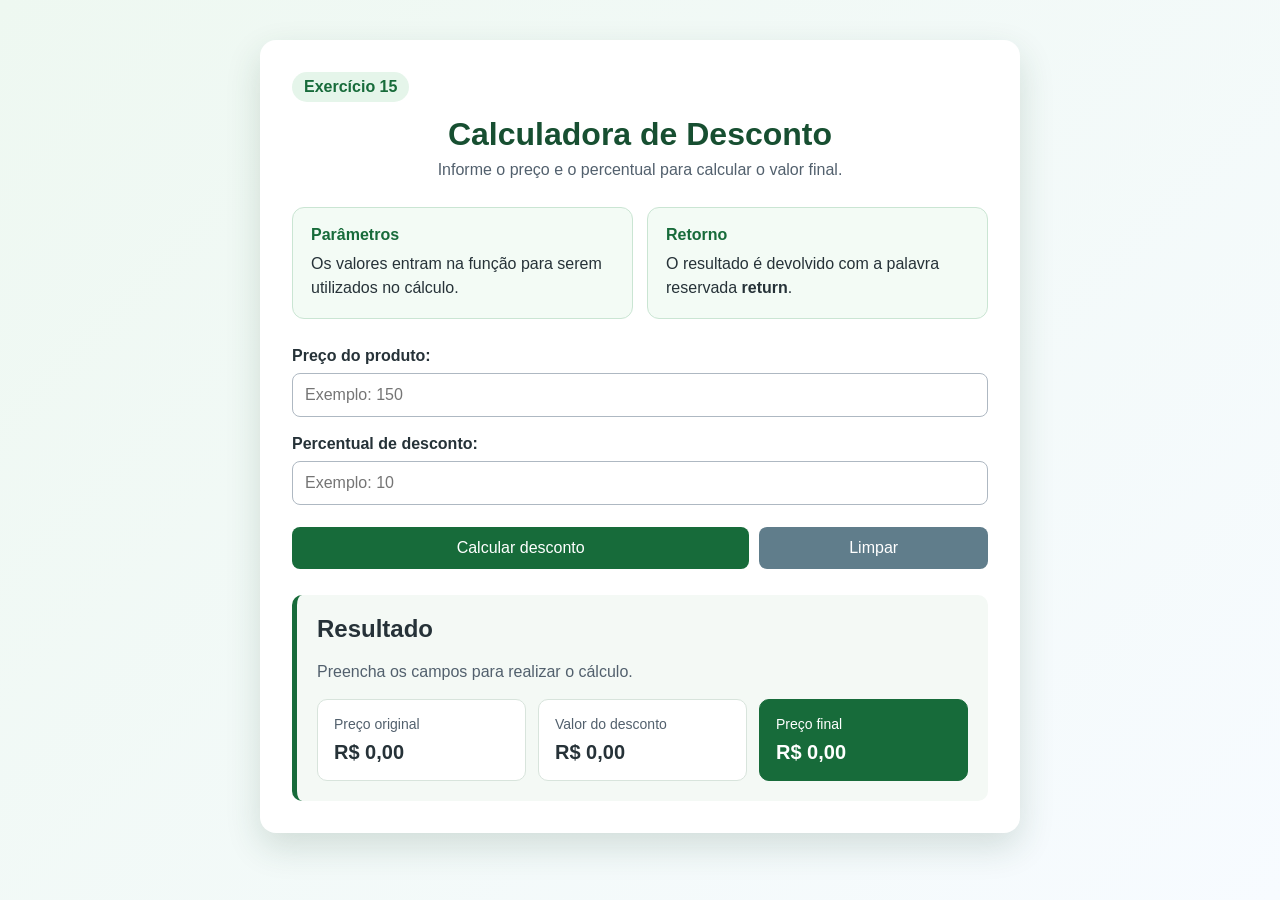
<file: index.html>
<!DOCTYPE html>
<html lang="pt-BR">
<head>
    <meta charset="UTF-8">
    <meta name="viewport" content="width=device-width, initial-scale=1.0">
    <title>Exercício 15 — Calculadora de Desconto</title>
    <link rel="stylesheet" href="estilo.css">
</head>
<body>
    <main class="container">
        <span class="etiqueta">Exercício 15</span>
        <h1>Calculadora de Desconto</h1>
        <p class="introducao">
            Informe o preço e o percentual para calcular o valor final.
        </p>
 
        <section class="explicacao-funcao">
            <article>
                <span>Parâmetros</span>
                <p>Os valores entram na função para serem utilizados no cálculo.</p>
            </article>
 
            <article>
                <span>Retorno</span>
                <p>O resultado é devolvido com a palavra reservada <strong>return</strong>.</p>
            </article>
        </section>
 
        <label for="preco">Preço do produto:</label>
        <input
            type="number"
            id="preco"
            min="0"
            step="0.01"
            placeholder="Exemplo: 150"
        >
 
        <label for="percentual">Percentual de desconto:</label>
        <input
            type="number"
            id="percentual"
            min="0"
            max="100"
            step="1"
            placeholder="Exemplo: 10"
        >
 
        <div class="botoes">
            <button onclick="mostrarCalculo()">Calcular desconto</button>
            <button class="secundario" onclick="limpar()">Limpar</button>
        </div>
 
        <section class="resultado" aria-live="polite">
            <h2>Resultado</h2>
            <p id="mensagem">Preencha os campos para realizar o cálculo.</p>
 
            <div class="valores">
                <article>
                    <span>Preço original</span>
                    <strong id="precoOriginal">R$ 0,00</strong>
                </article>
 
                <article>
                    <span>Valor do desconto</span>
                    <strong id="valorDesconto">R$ 0,00</strong>
                </article>
 
                <article class="destaque">
                    <span>Preço final</span>
                    <strong id="precoFinal">R$ 0,00</strong>
                </article>
            </div>
        </section>
    </main>
 
    <script src="script.js"></script>
</body>
</html>
</file>
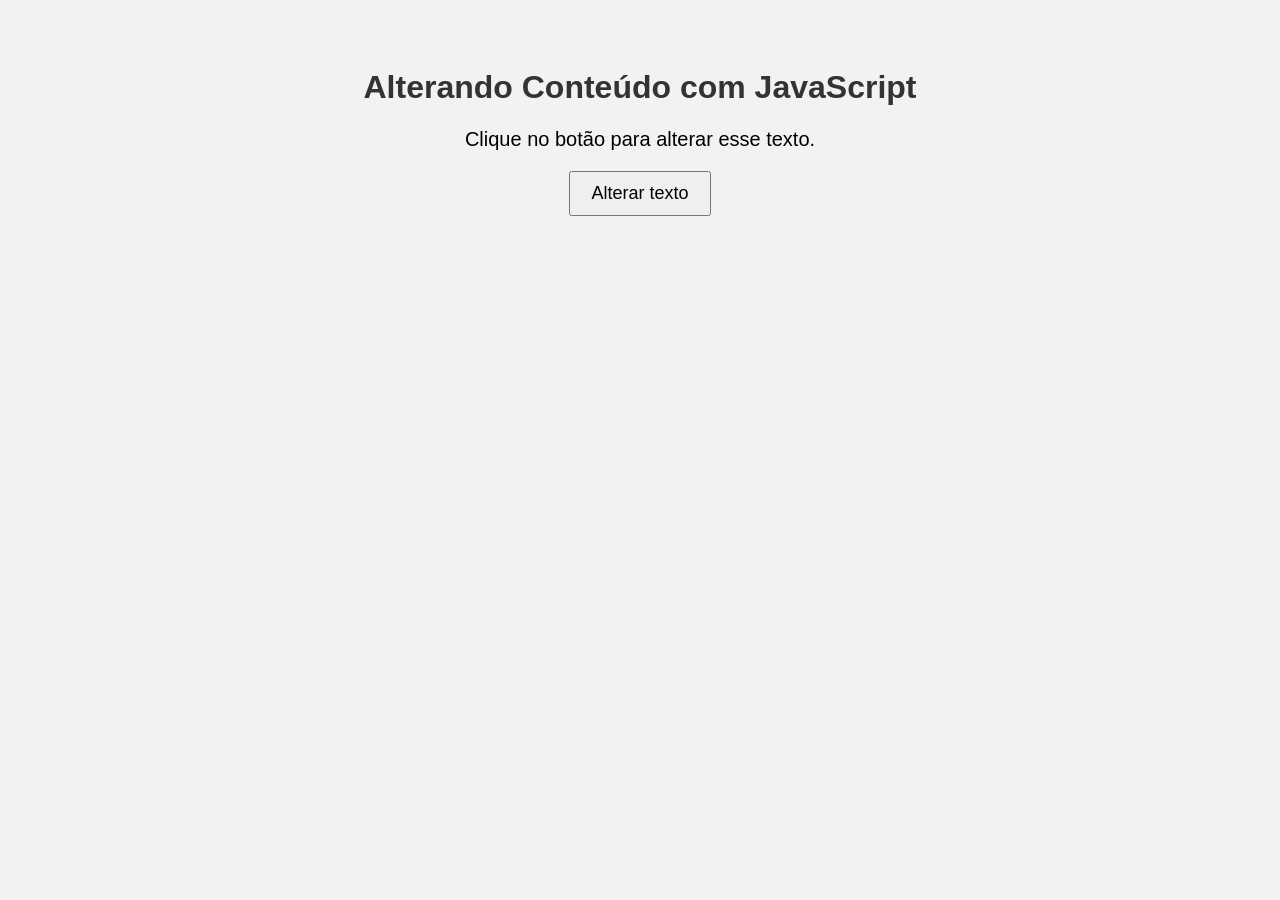
<file: Exercício 01/index.html>
<!DOCTYPE html>
<html lang="pt-br">
<head>
    <meta charset="UTF-8">
    <meta name="viewport" content="width=device-width, initial-scale=1.0">
    <title>Exercício 01</title>
    <link rel="stylesheet" href="estilo.css"></link>
</head>
<body>

    <h1>Alterando Conteúdo com JavaScript</h1>

    <p id="mensagem">Clique no botão para alterar esse texto.</p>

    <button onclick="alterarTexto()">Alterar texto</button>

    <script src="script.js"></script>
</body>
</html>
</file>
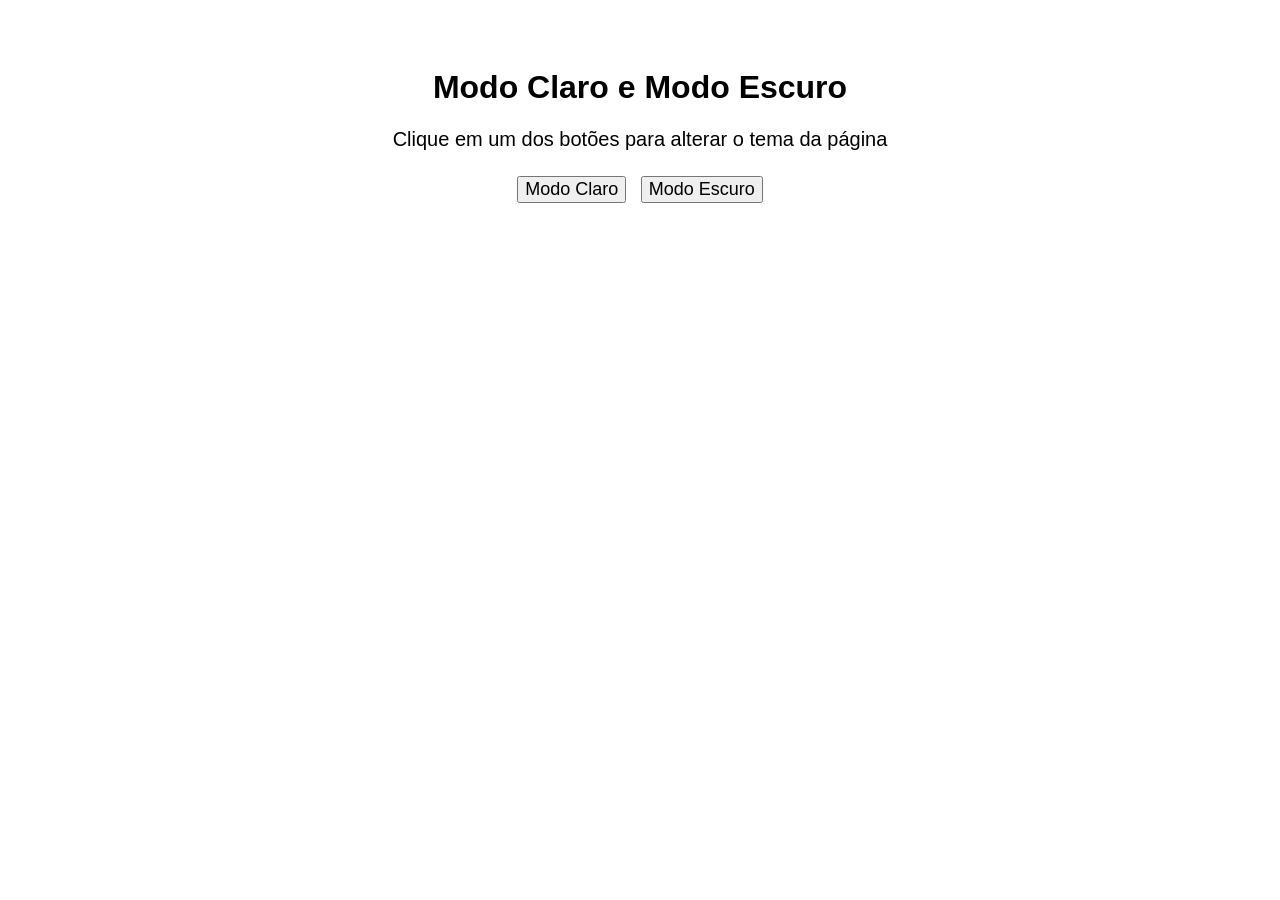
<file: Exercício 02/index.html>
<!DOCTYPE html>
<html lang="pt-br">
<head>
    <meta charset="UTF-8">
    <meta name="viewport" content="width=device-width, initial-scale=1.0">
    <title>Exercício 02</title>

    <link rel="stylesheet" href="style.css">
</head>
<body>

    <h1>Modo Claro e Modo Escuro</h1>

    <p id="mensagem">Clique em um dos botões para alterar o tema da página</p>


    <button onclick="modoClaro()">Modo Claro</button>
    <button onclick="modoEscuro()">Modo Escuro</button>

    <script src="script.js"></script>
    
</body>
</html>
</file>
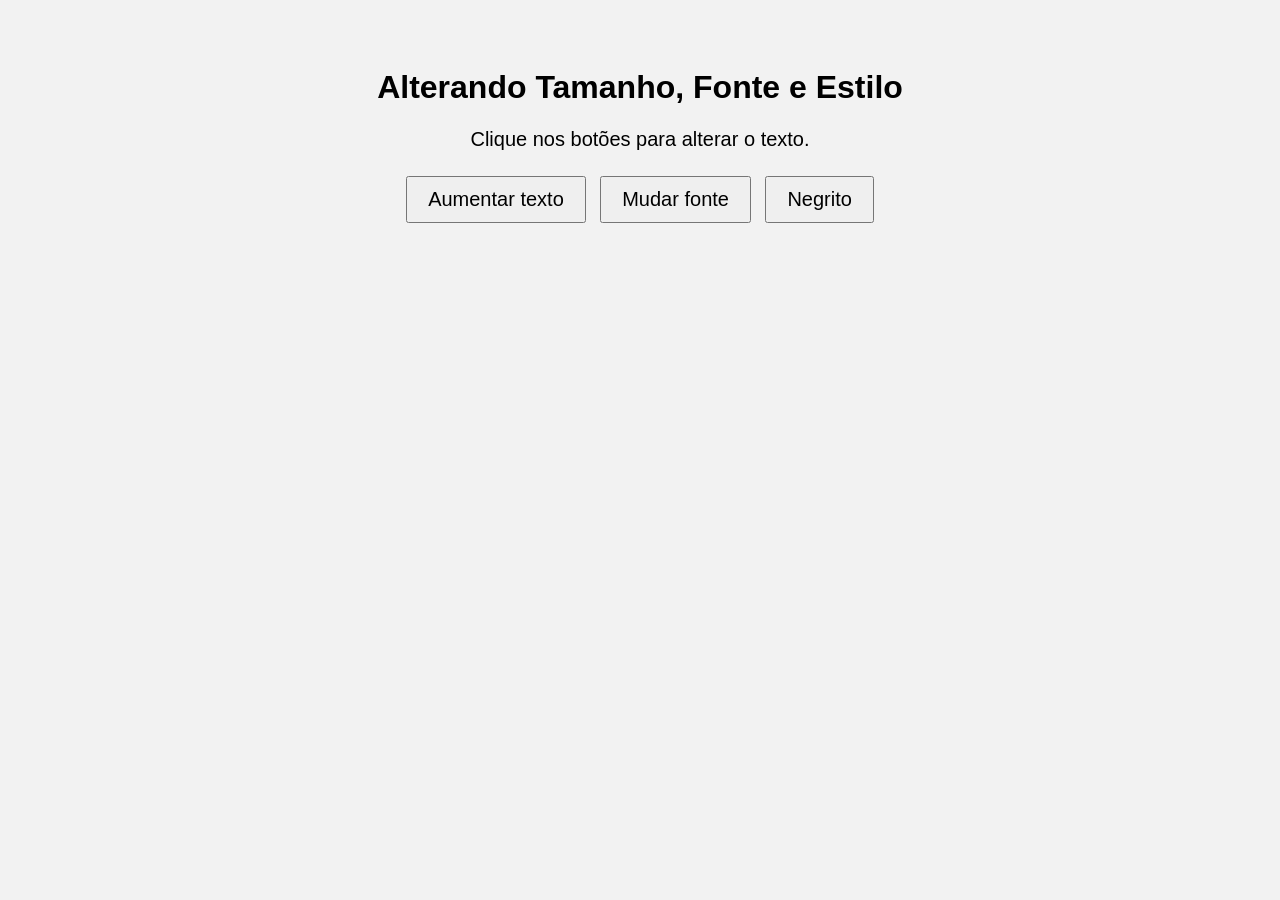
<file: Exercício 03/index.html>
<!DOCTYPE html>
<html lang="pt-br">
<head>
    <meta charset="UTF-8">
    <meta name="viewport" content="width=device-width, initial-scale=1.0">
    <title>Exercício 03</title>
    <link rel="stylesheet" href="estilo.css">
</head>
<body>

    <h1>Alterando Tamanho, Fonte e Estilo</h1>

    <p id="mensagem">Clique nos botões para alterar o texto.</p>

    <button onclick="aumentarTexto()">Aumentar texto</button>
    <button onclick="mudarFonte()">Mudar fonte</button>
    <button onclick="negritoTexto()">Negrito</button>

    <script src="script.js"></script>
</body>
</html>
</file>
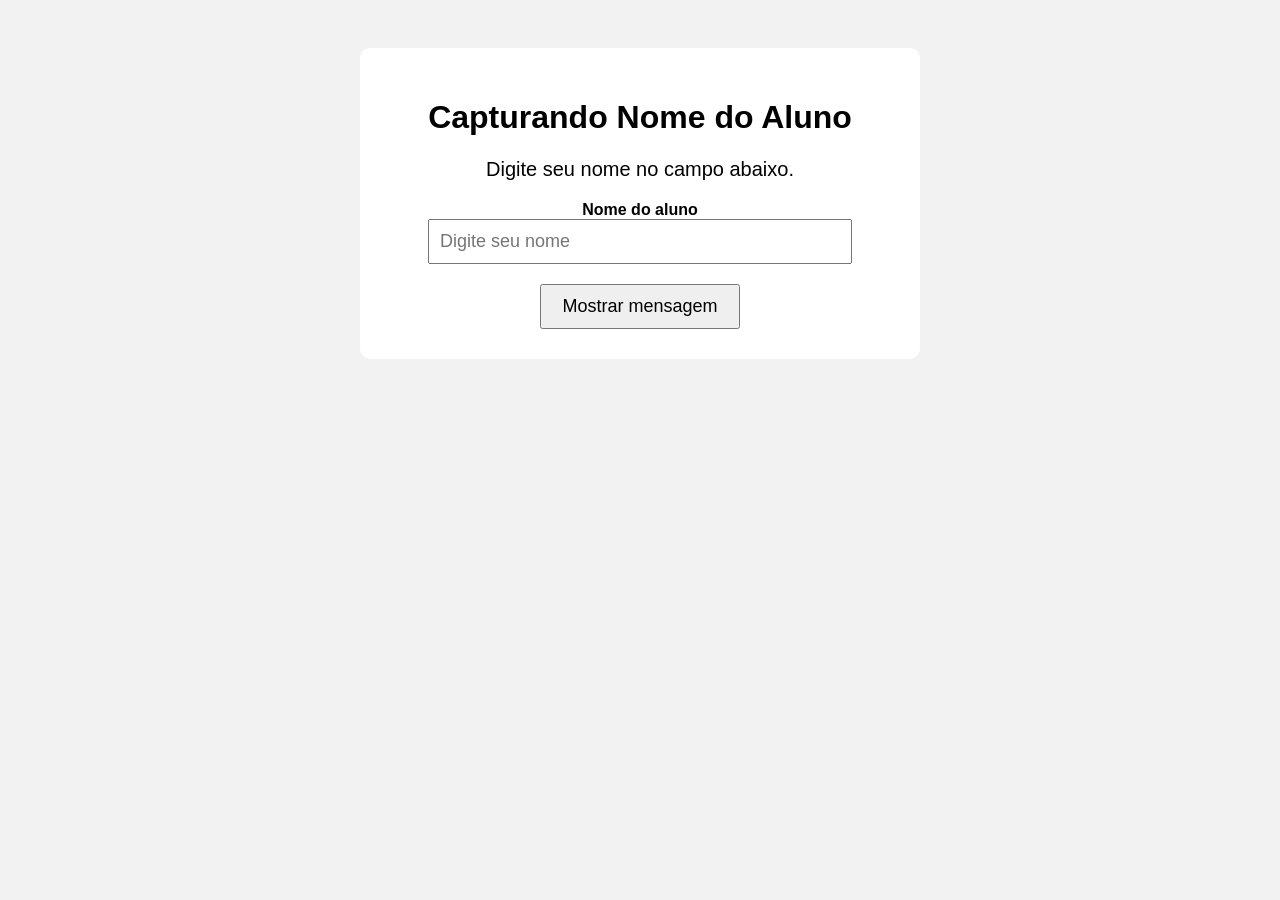
<file: Exercício 04/index.html>
<!DOCTYPE html>
<html lang="pt-br">
<head>
    <meta charset="UTF-8">
    <meta name="viewport" content="width=device-width, initial-scale=1.0">
    <title>Document</title>
    <link rel="stylesheet" href="estilo.css">
</head>
<body>

    <main>
        <h1>Capturando Nome do Aluno</h1>

        <p id="mensagem">Digite seu nome no campo abaixo.</p>

        <label for="nome">Nome do aluno</label>
        <input type="text" id="nome" placeholder="Digite seu nome">

        <button onclick="mostrarNome()">Mostrar mensagem</button>
    </main>
    
    <script src="script.js"></script>
</body>
</html>
</file>
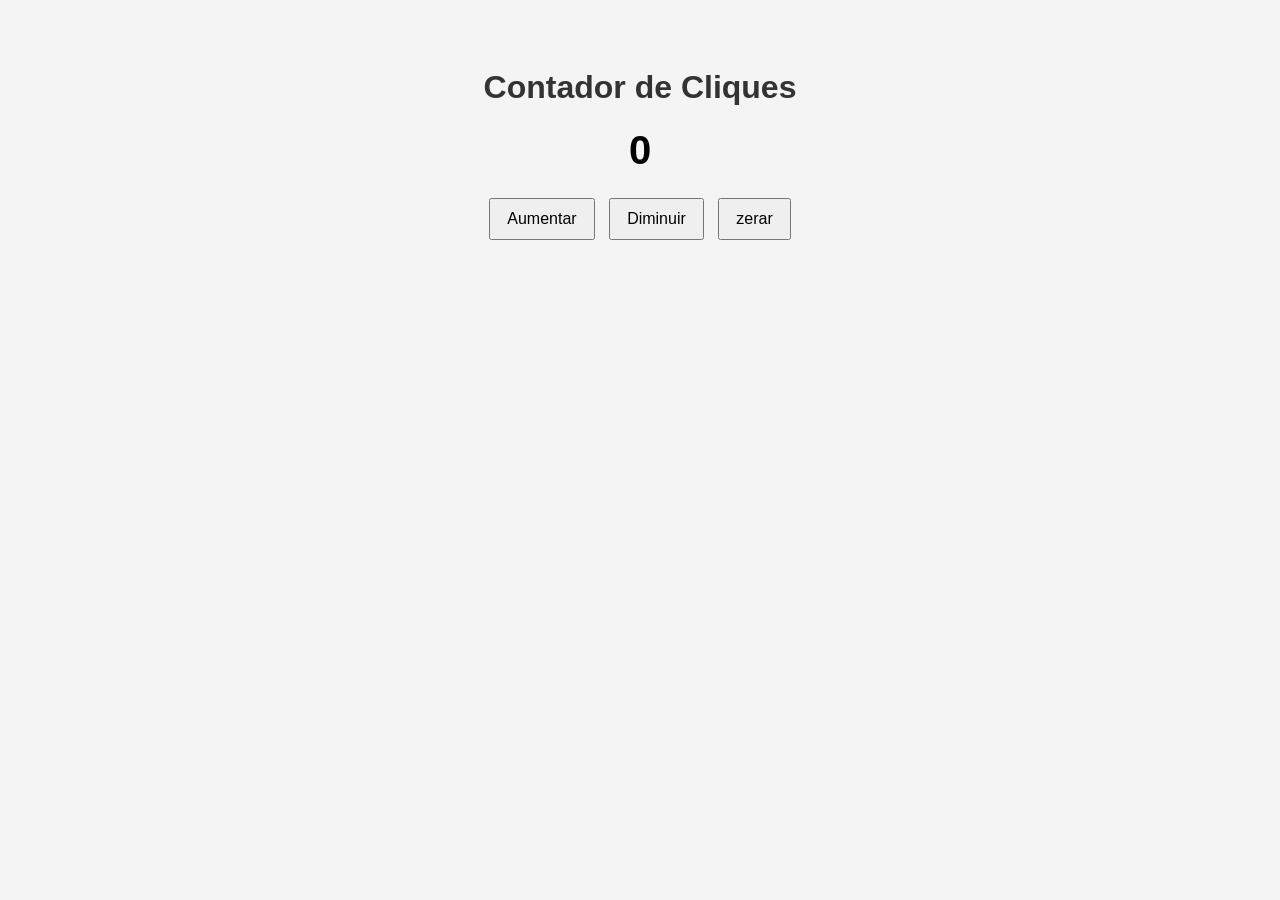
<file: Exercício 05/index.html>
<!DOCTYPE html>
<html lang="pt-br">
<head>
    <meta charset="UTF-8">
    <meta name="viewport" content="width=device-width, initial-scale=1.0">
    <title>Contador de Cliques</title>
    <link rel="stylesheet" href="estilo.css">
</head>
<body>
    <div>
        <h1>Contador de Cliques</h1>
        <p id="contador">0</p>

        <button onclick="aumentar()">Aumentar</button>
        <button onclick="diminuir()">Diminuir</button>
        <button onclick="zerar()">zerar</button>
    </div>
    
    <script src="script.js"></script>
</body>
</html>
</file>
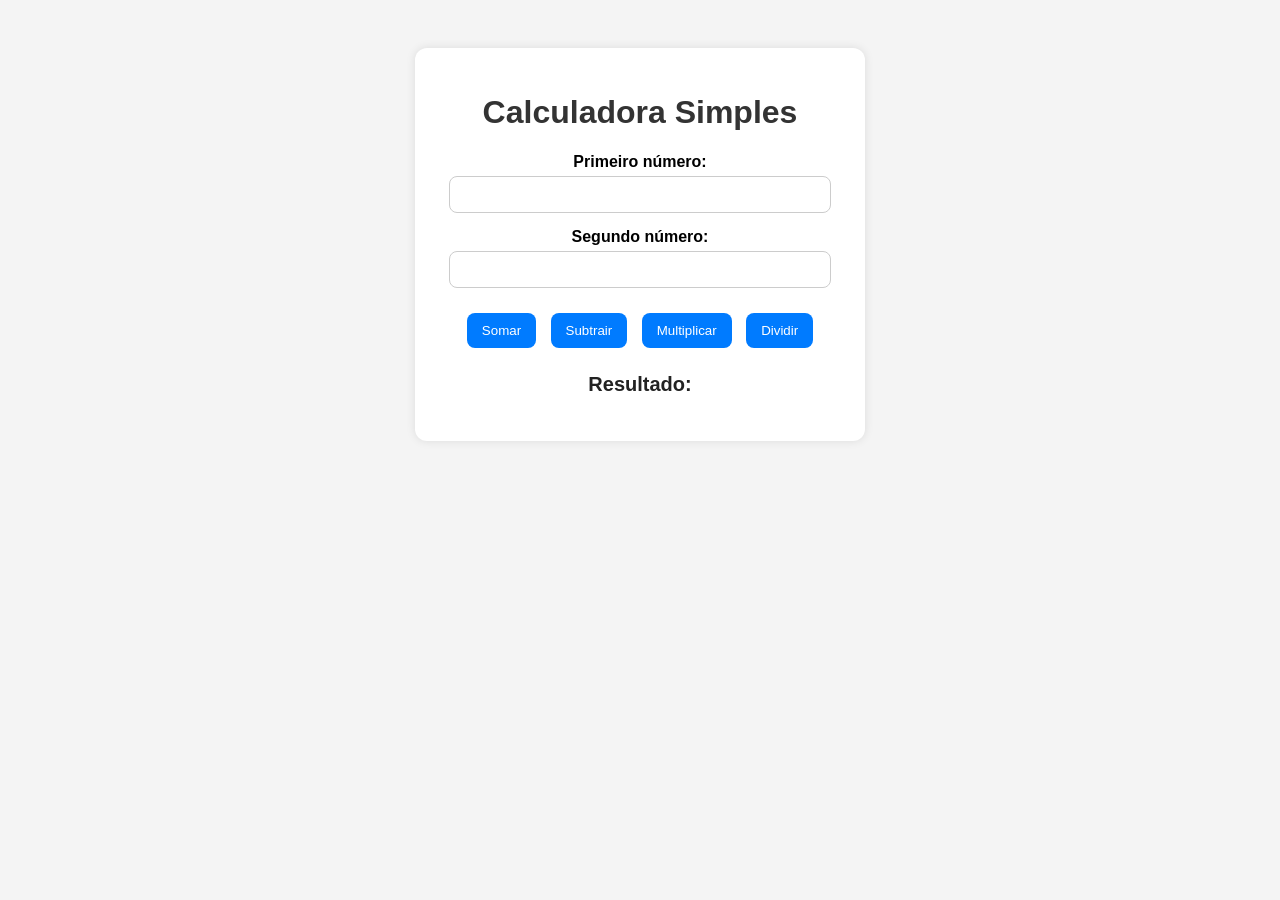
<file: Exercício 06/index.html>
<!DOCTYPE html>
<html lang="pt-BR">
<head>
    <meta charset="UTF-8">
    <meta name="viewport" content="width=device-width, initial-scale=1.0">
    <title>Exercício 06</title>
    <link rel="stylesheet" href="estilo.css">
</head>
<body>
    <div class="container">
        <h1>Calculadora Simples</h1>

        <label for="num1">Primeiro número:</label>
        <input type="number" id="num1">

        <label for="num2">Segundo número:</label>
        <input type="number" id="num2">

        <div class="botoes">
            <button onclick="somar()">Somar</button>
            <button onclick="subtrair()">Subtrair</button>
            <button onclick="multiplicar()">Multiplicar</button>
            <button onclick="dividir()">Dividir</button>
        </div>

        <p id="resultado">Resultado: </p>
    </div>
    <script src="script.js"></script>
</body>
</html>
</file>
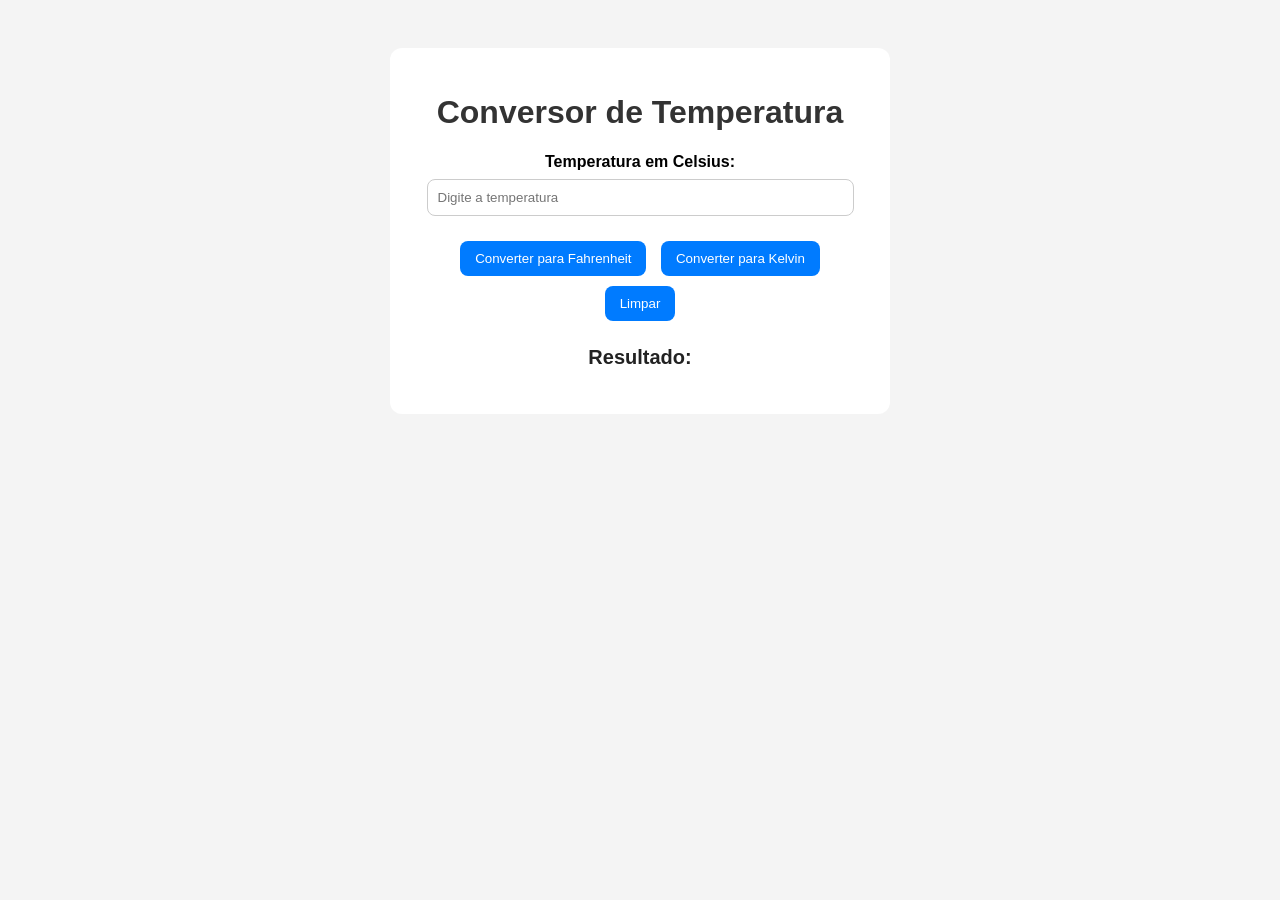
<file: Exercício 07/index.html>
<!DOCTYPE html>
<html lang="pt-br">
<head>
    <meta charset="UTF-8">
    <meta name="viewport" content="width=device-width, initial-scale=1.0">
    <title>Exercício 07 - Conversor de Temperatura</title>
    <link rel="stylesheet" href="style.css">
</head>
<body>

    <div class="container">
        <h1>Conversor de Temperatura</h1>

        <label for="celsius">Temperatura em Celsius:</label>
        <input type="number" id="celsius" placeholder="Digite a temperatura">

        <div class="botoes">
            <button onclick="converterFahrenheit()">Converter para Fahrenheit</button>
            <button onclick="converterKelvin()">Converter para Kelvin</button>
            <button onclick="limpar()">Limpar</button>
        </div>

        <p id="resultado">Resultado: </p>
    </div>
    
    <script src="script.js"></script>
</body>
</html>
</file>
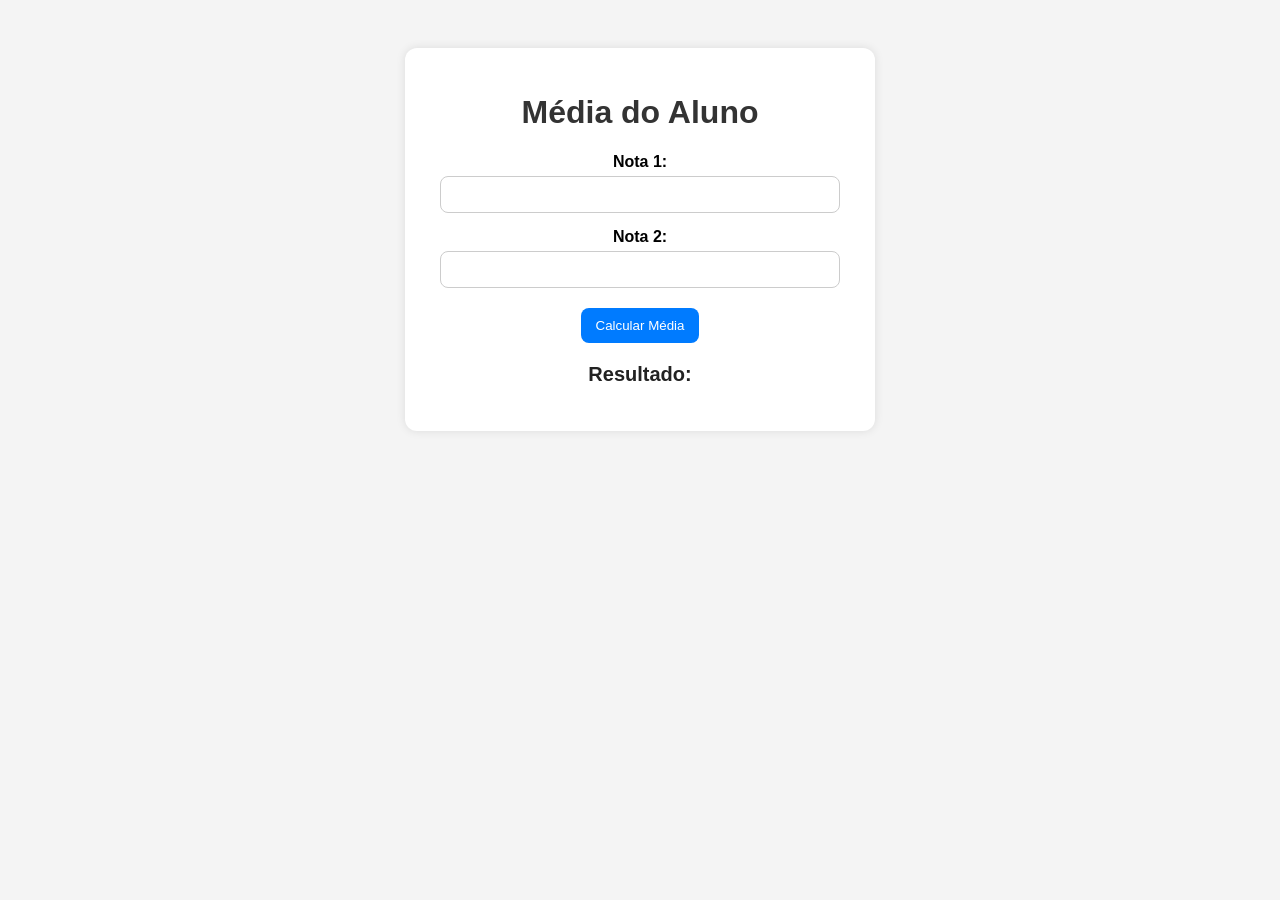
<file: Exercício 08/index.html>
<!DOCTYPE html>
<html lang="pt-BR">
<head>
    <meta charset="UTF-8">
    <meta name="viewport" content="width=device-width, initial-scale=1.0">
    <title>Exercício 08</title>
    <link rel="stylesheet" href="estilo.css">
</head>
<body>
    <div class="container">
        <h1>Média do Aluno</h1>

        <label for="nota1">Nota 1:</label>
        <input type="number" id="nota1">

        <label for="nota2">Nota 2:</label>
        <input type="number" id="nota2">

        <button onclick="calcularMedia()">Calcular Média</button>

        <p id="resultado">Resultado: </p>
    </div>

    <script src="script.js"></script>
</body>
</html>
</file>
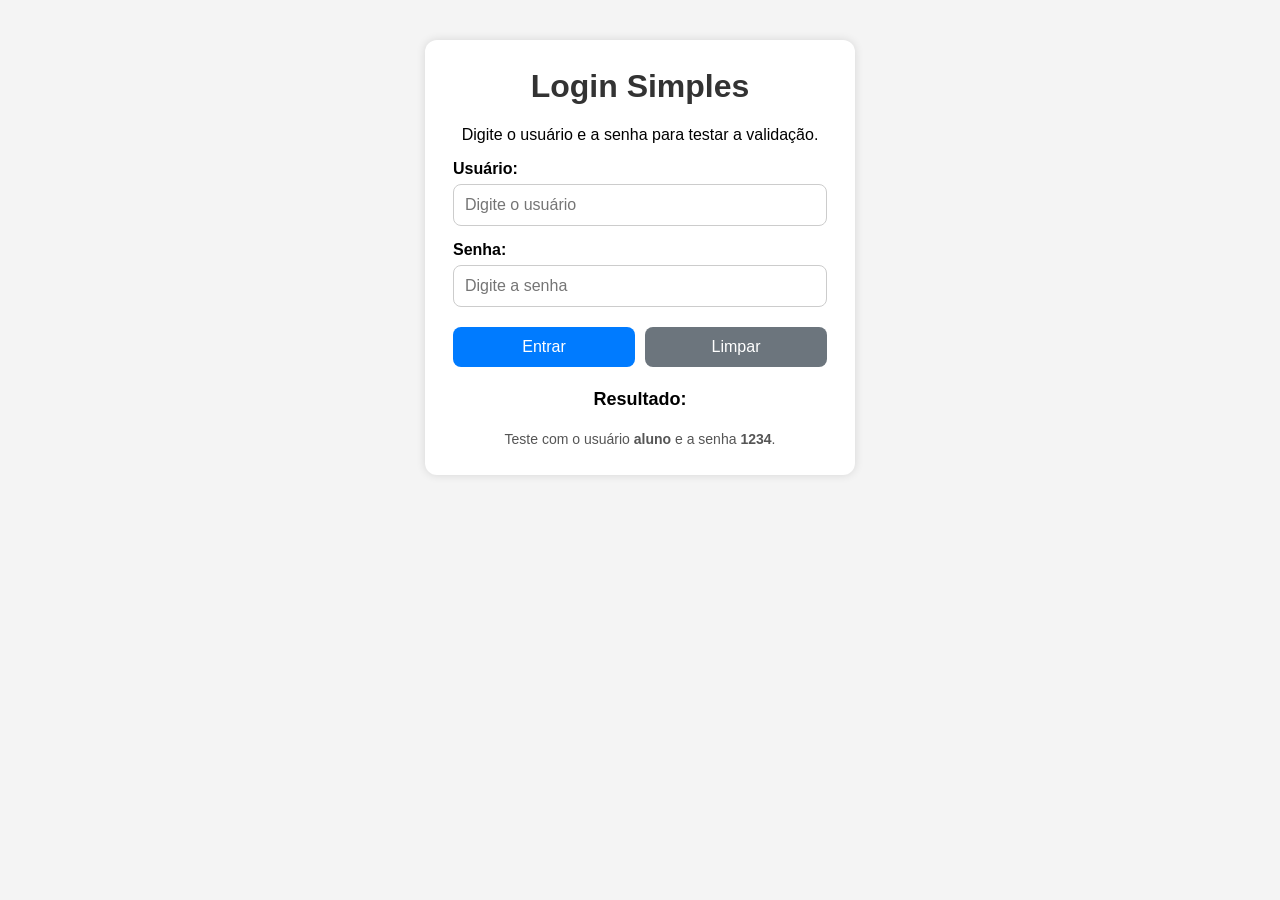
<file: Exercício 10/index.html>
<!DOCTYPE html>
<html lang="pt-BR">
<head>
    <meta charset="UTF-8">
    <meta name="viewport" content="width=device-width, initial-scale=1.0">
    <title>Exercício 10 - Login Simples</title>
    <link rel="stylesheet" href="estilo.css">
</head>
<body>
    <main class="container">
        <h1>Login Simples</h1>
        <p>Digite o usuário e a senha para testar a validação.</p>

        <label for="usuario">Usuário:</label>
        <input type="text" id="usuario" placeholder="Digite o usuário">

        <label for="senha">Senha:</label>
        <input type="password" id="senha" placeholder="Digite a senha">

        <div class="botoes">
            <button onclick="verificarLogin()">Entrar</button>
            <button class="secundario" onclick="limparCampos()">Limpar</button>
        </div>

        <p id="resultado">Resultado: </p>
        <p class="dica">Teste com o usuário <strong>aluno</strong> e a senha <strong>1234</strong>.</p>
    </main>

    <script src="script.js"></script>
</body>
</html>
</file>
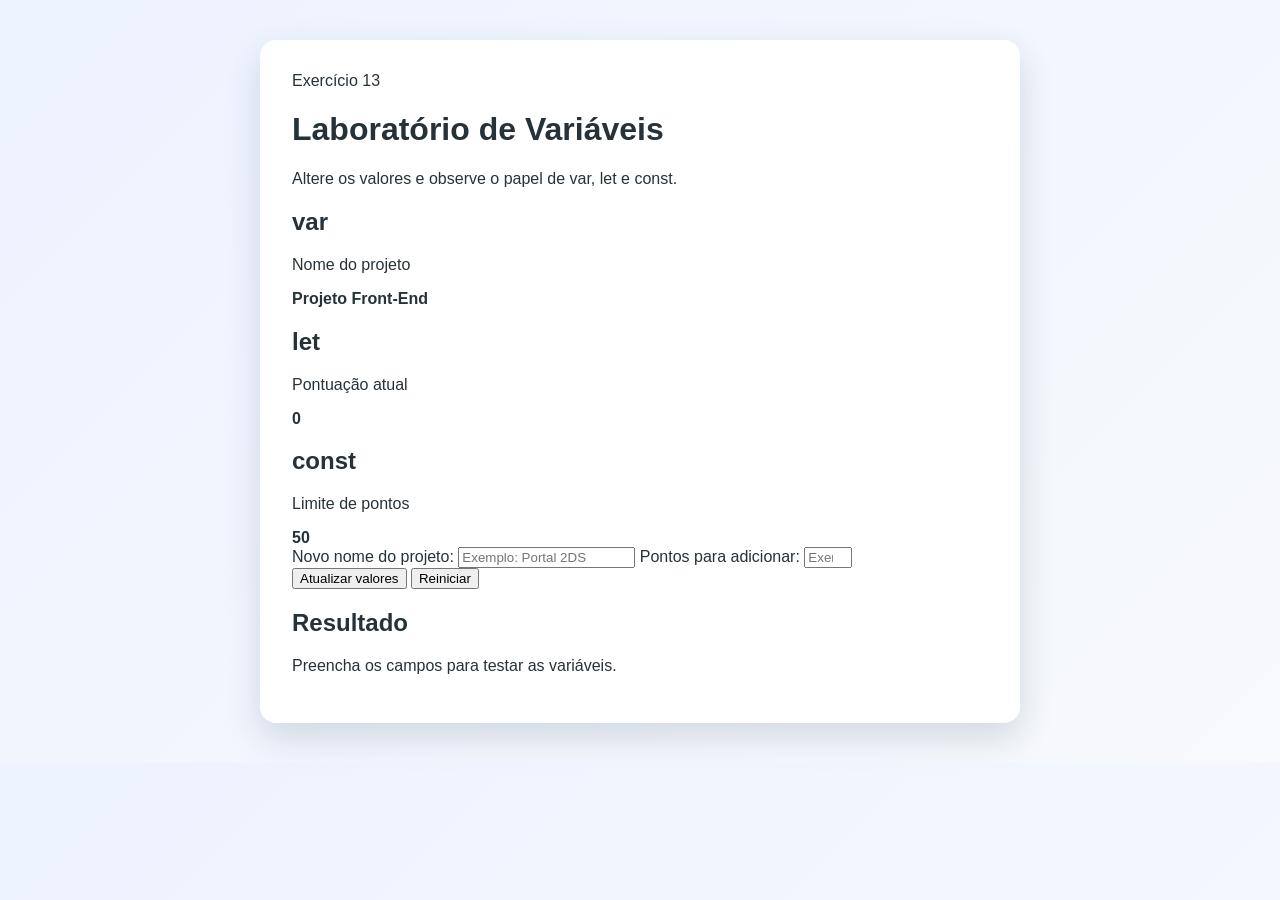
<file: Exercício 13/index.html>
<!DOCTYPE html>
<html lang="pt-BR">
<head>
    <meta charset="UTF-8">
    <meta name="viewport" content="width=device-width, initial-scale=1.0">
    <title>Exercício 13 — var, let e const</title>
    <link rel="stylesheet" href="estilo.css">
</head>
<body>
    <main class="container">
        <span class="etiqueta">Exercício 13</span>
        <h1>Laboratório de Variáveis</h1>
        <p class="introducao">Altere os valores e observe o papel de var, let e const.</p>
 
        <section class="painel-variaveis">
            <article class="cartao var">
                <h2>var</h2>
                <p>Nome do projeto</p>
                <strong id="valorVar">Projeto Front-End</strong>
            </article>
 
            <article class="cartao let">
                <h2>let</h2>
                <p>Pontuação atual</p>
                <strong id="valorLet">0</strong>
            </article>
 
            <article class="cartao const">
                <h2>const</h2>
                <p>Limite de pontos</p>
                <strong id="valorConst">50</strong>
            </article>
        </section>
 
        <label for="nomeProjeto">Novo nome do projeto:</label>
        <input type="text" id="nomeProjeto" placeholder="Exemplo: Portal 2DS">
 
        <label for="pontosAdicionar">Pontos para adicionar:</label>
        <input type="number" id="pontosAdicionar" min="1" max="50" placeholder="Exemplo: 10">
 
        <div class="botoes">
            <button onclick="atualizarPainel()">Atualizar valores</button>
            <button class="secundario" onclick="reiniciarPainel()">Reiniciar</button>
        </div>
 
        <section class="resultado">
            <h2>Resultado</h2>
            <p id="mensagem">Preencha os campos para testar as variáveis.</p>
            <p id="resumo"></p>
        </section>
    </main>
 
    <script src="script.js"></script>
</body>
</html>
</file>
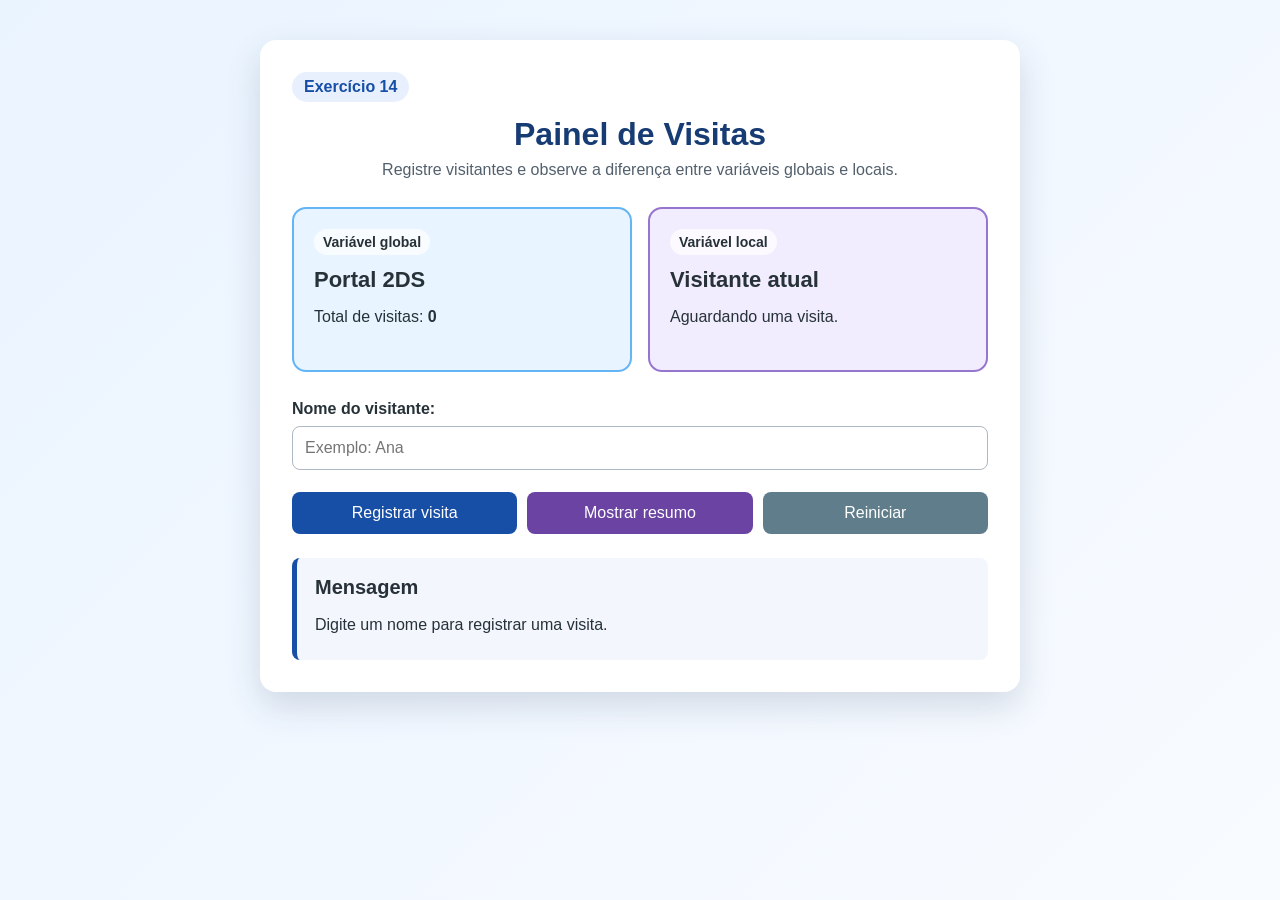
<file: Exercício 14/index.html>
<!DOCTYPE html>
<html lang="pt-BR">
<head>
    <meta charset="UTF-8">
    <meta name="viewport" content="width=device-width, initial-scale=1.0">
    <title>Exercício 14 — Variáveis Locais e Globais</title>
    <link rel="stylesheet" href="estilo.css">
</head>
<body>
    <main class="container">
        <span class="etiqueta">Exercício 14</span>
        <h1>Painel de Visitas</h1>
        <p class="introducao">
            Registre visitantes e observe a diferença entre variáveis globais e locais.
        </p>
 
        <section class="painel-escopo">
            <article class="cartao global">
                <span class="tipo">Variável global</span>
                <h2 id="nomeSistema">Portal 2DS</h2>
                <p>Total de visitas: <strong id="totalVisitas">0</strong></p>
            </article>
 
            <article class="cartao local">
                <span class="tipo">Variável local</span>
                <h2>Visitante atual</h2>
                <p id="visitanteAtual">Aguardando uma visita.</p>
            </article>
        </section>
 
        <label for="nomeVisitante">Nome do visitante:</label>
        <input
            type="text"
            id="nomeVisitante"
            placeholder="Exemplo: Ana"
            autocomplete="off"
        >
 
        <div class="botoes">
            <button onclick="registrarVisita()">Registrar visita</button>
            <button class="resumo" onclick="mostrarResumo()">Mostrar resumo</button>
            <button class="secundario" onclick="reiniciarPainel()">Reiniciar</button>
        </div>
 
        <section class="resultado" aria-live="polite">
            <h2>Mensagem</h2>
            <p id="mensagem">Digite um nome para registrar uma visita.</p>
            <p id="resumo"></p>
        </section>
    </main>
 
    <script src="script.js"></script>
</body>
</html>
</file>
<file: estilo.css>
* {
    box-sizing: border-box;
}
 
body {
    min-height: 100vh;
    margin: 0;
    padding: 40px 16px;
    font-family: Arial, sans-serif;
    color: #263238;
    background: linear-gradient(135deg, #eef8f1, #f7fbff);
}
 
.container {
    width: 100%;
    max-width: 760px;
    margin: auto;
    padding: 32px;
    background-color: white;
    border-radius: 16px;
    box-shadow: 0 14px 35px rgba(32, 72, 52, 0.16);
}
 
.etiqueta {
    display: inline-block;
    padding: 6px 12px;
    color: #176b3a;
    background-color: #e5f5ea;
    border-radius: 999px;
    font-weight: bold;
}
 
h1 {
    margin: 14px 0 8px;
    color: #174f31;
    text-align: center;
}
 
.introducao {
    margin: 0;
    color: #52606d;
    text-align: center;
}
 
.explicacao-funcao {
    display: grid;
    grid-template-columns: repeat(2, 1fr);
    gap: 14px;
    margin: 28px 0;
}
 
.explicacao-funcao article {
    padding: 18px;
    border: 1px solid #cae5d3;
    border-radius: 12px;
    background-color: #f3fbf5;
}
 
.explicacao-funcao span {
    color: #176b3a;
    font-weight: bold;
}
 
.explicacao-funcao p {
    margin: 8px 0 0;
    line-height: 1.5;
}
 
label {
    display: block;
    margin-top: 18px;
    font-weight: bold;
}
 
input {
    width: 100%;
    margin-top: 8px;
    padding: 12px;
    border: 1px solid #aeb8c2;
    border-radius: 8px;
    font-size: 16px;
}
 
input:focus {
    border-color: #176b3a;
    outline: 3px solid rgba(23, 107, 58, 0.15);
}
 
.botoes {
    display: grid;
    grid-template-columns: 2fr 1fr;
    gap: 10px;
    margin-top: 22px;
}
 
button {
    padding: 12px 14px;
    border: none;
    border-radius: 8px;
    color: white;
    background-color: #176b3a;
    font-size: 16px;
    cursor: pointer;
}
 
button:hover {
    background-color: #10522c;
}
 
button.secundario {
    background-color: #607d8b;
}
 
button.secundario:hover {
    background-color: #455a64;
}
 
.resultado {
    margin-top: 26px;
    padding: 20px;
    border-left: 5px solid #176b3a;
    border-radius: 10px;
    background-color: #f4f9f5;
}
 
.resultado h2 {
    margin-top: 0;
}
 
#mensagem {
    color: #52606d;
}
 
.valores {
    display: grid;
    grid-template-columns: repeat(3, 1fr);
    gap: 12px;
    margin-top: 18px;
}
 
.valores article {
    padding: 16px;
    border: 1px solid #d8e4dc;
    border-radius: 10px;
    background-color: white;
}
 
.valores span {
    display: block;
    margin-bottom: 9px;
    color: #52606d;
    font-size: 14px;
}
 
.valores strong {
    color: #263238;
    font-size: 20px;
}
 
.valores .destaque {
    color: white;
    background-color: #176b3a;
    border-color: #176b3a;
}
 
.valores .destaque span,
.valores .destaque strong {
    color: white;
}
 
@media (max-width: 680px) {
    body {
        padding: 20px 12px;
    }
 
    .container {
        padding: 22px;
    }
 
    .explicacao-funcao,
    .valores,
    .botoes {
        grid-template-columns: 1fr;
    }
}
</file>
<file: Exercício 01/estilo.css>
body {
    font-family: Arial, sans-serif;
    background-color: #f2f2f2;
    text-align: center;
    padding: 40px;
}

h1 {
    color: #333333;
}

p {
    font-size: 20px;
}

button {
    padding: 10px 20px;
    font-size: 18px;
    cursor: pointer;
}
</file>
<file: Exercício 02/style.css>
body {
    font-family: Arial, sans-serif;
    background-color: white;
    color: black;
    text-align: center;
    padding: 40px;
}

h1 {
    font-size: 32px;
}

p {
    font-size: 20px;
}

button {
    padding: 10 px 20px;
    font-size: 18px;
    cursor: pointer;
    margin: 5px;
}
</file>
<file: Exercício 03/estilo.css>
body {
    font-family: Arial, sans-serif;
    background-color: #f2f2f2;
    color: black;
    text-align: center;
    padding: 40px;
}

h1 {
    font-size: 32px;
}

p {
    font-size: 20px
}

button {
    padding: 10px 20px;
    font-size: 20px;
    margin: 5px;
    cursor: pointer;
}
</file>
<file: Exercício 04/estilo.css>
body {
    font-family: Arial, sans-serif;
    background-color: #f2f2f2;
    color: black;
    text-align: center;
    padding: 40px;
}

main {
    background-color: white;
    padding: 30px;
    border-radius: 10px;
    max-width: 500px;
    margin: auto;
}

h1 {
    font-size: 32px;
}

p {
    font-size: 20px;
}

label {
    display: block;
    margin-top: 20px;
    font-weight: bold;
}

input {
    padding: 10px;
    width: 80%;
    font-size: 18px;
    cursor: pointer;
}
button {
    padding: 10px 20px;
    font-size: 18px;
    margin-top: 20px;
    cursor: pointer;
}
</file>
<file: Exercício 05/estilo.css>
body {
  font-family: Arial, sans-serif;
  background-color: #f4f4f4;
  text-align: center;
  padding: 40px;
}

.container {
  background: white;
  padding: 30px;
  border-radius: 12px;
  max-width: 400px;
  margin: auto;
  box-shadow: 0 0 10px rgba(0, 0, 0, 1);
}

h1 {
  color: #333;
}

#contador {
  font-size: 40px;
  font-weight: bold;
  margin: 20px 0;
}
button {
  padding: 10px 16px;
  margin: 5px;
  font-size: 16px;
  cursor: pointer;
}
</file>
<file: Exercício 06/estilo.css>
body {
    font-family: Arial, sans-serif;
    background-color: #f4f4f4;
    text-align: center;
    padding: 40px;
}

.container {
    background: white;
    max-width: 400px;
    margin: auto;
    padding: 25px;
    border-radius: 12px;
    box-shadow: 0 0 10px rgba(0, 0, 0, 0.1);
}

h1 {
    color: #333;
}

label {
    display: block;
    margin-top: 15px;
    font-weight: bold;
}

input {
    width: 90%;
    padding: 10px;
    margin-top: 5px;
    border: 1px solid #ccc;
    border-radius: 8px;
}

.botoes {
    margin-top: 20px;
}

button {
    margin: 5px;
    padding: 10px 15px;
    border: none;
    border-radius: 8px;
    background-color: #007bff;
    color: white;
    cursor: pointer;
}

button:hover {
    background-color: #0056b3;
}

#resultado {
    margin-top: 20px;
    font-size: 20px;
    font-weight: bold;
    color: #222;
}
</file>
<file: Exercício 07/style.css>
body {
    font-family: Arial, sans-serif;
    background-color: #f4f4f4;
    text-align: center;
    padding: 40px;
}

.container {
    background-color: white;
    max-width: 450px;
    margin: auto;
    padding: 25px;
    border-radius: 12px;
    box-shadow: 0 0 10px rgba(0, 0, 0, alpha0.1);
}

h1 {
    color: #333;
}

label {
    display: block;
    margin-top: 15px;
    font-weight: bold;
}

input {
    width: 90%;
    padding: 10px;
    margin-top: 8px;
    border: 1px solid #ccc;
    border-radius: 8px;
}

.botoes {
    margin-top: 20px;
}

button {
    margin: 5px;
    padding: 10px 15px;
    border: none;
    border-radius: 8px;
    background-color: #007bff;
    color: white;
    cursor: pointer;
}

button:hover {
    background-color: #0056b3;
}

#resultado {
    margin-top: 20px;
    font-size: 20px;
    font-weight: bold;
    color: #222;
}
</file>
<file: Exercício 08/estilo.css>
body {
    font-family: Arial, sans-serif;
    background-color: #f4f4f4;
    text-align: center;
    padding: 40px;
}

.container {
    background-color: white;
    max-width: 420px;
    margin: auto;
    padding: 25px;
    border-radius: 12px;
    box-shadow: 0 0 10px rgba(0, 0, 0, 0.1);
}

h1 {
    color: #333;
}

label {
    display: block;
    margin-top: 15px;
    font-weight: bold;
}

input {
    width: 90%;
    padding: 10px;
    margin-top: 5px;
    border: 1px solid #ccc;
    border-radius: 8px;
}

button {
    margin-top: 20px;
    padding: 10px 15px;
    border: none;
    border-radius: 8px;
    background-color: #007bff;
    color: white;
    cursor: pointer;
}

button:hover {
    background-color: #0056b3;
}

#resultado {
    margin-top: 20px;
    font-size: 20px;
    font-weight: bold;
    color: #222;
}
</file>
<file: Exercício 10/estilo.css>
* {
    box-sizing: border-box;
}

body {
    font-family: Arial, sans-serif;
    background-color: #f4f4f4;
    text-align: center;
    padding: 40px 16px;
    margin: 0;
}

.container {
    background-color: white;
    max-width: 430px;
    margin: auto;
    padding: 28px;
    border-radius: 12px;
    box-shadow: 0 0 10px rgba(0, 0, 0, 0.12);
}

h1 {
    color: #333;
    margin-top: 0;
}

label {
    display: block;
    margin-top: 15px;
    font-weight: bold;
    text-align: left;
}

input {
    width: 100%;
    padding: 11px;
    margin-top: 6px;
    border: 1px solid #ccc;
    border-radius: 8px;
    font-size: 16px;
}

.botoes {
    display: flex;
    gap: 10px;
    margin-top: 20px;
}

button {
    flex: 1;
    padding: 11px 16px;
    border: none;
    border-radius: 8px;
    background-color: #007bff;
    color: white;
    font-size: 16px;
    cursor: pointer;
}

button:hover {
    background-color: #0056b3;
}

button.secundario {
    background-color: #6c757d;
}

button.secundario:hover {
    background-color: #545b62;
}

#resultado {
    min-height: 24px;
    margin-top: 22px;
    font-size: 18px;
    font-weight: bold;
}

.dica {
    margin-bottom: 0;
    color: #555;
    font-size: 14px;
}

@media (max-width: 480px) {
    body {
        padding: 20px 12px;
    }

    .container {
        padding: 22px;
    }

    .botoes {
        flex-direction: column;
    }
}
</file>
<file: Exercício 13/estilo.css>
* {
    box-sizing: border-box;
}
 
body {
    font-family: Arial, sans-serif;
    background: linear-gradient(135deg, #edf3ff, #f7f9fc);
    color: #263238;
    margin: 0;
    padding: 40px 16px;
}
 
.container {
    width: 100%;
    max-width: 760px;
    margin: auto;
    padding: 32px;
    background-color: white;
    border-radius: 16px;
    box-shadow: 0 14px 35px rgba(32, 54, 86, 0.16);
}
</file>
<file: Exercício 14/estilo.css>
* {
    box-sizing: border-box;
}
 
body {
    min-height: 100vh;
    margin: 0;
    padding: 40px 16px;
    font-family: Arial, sans-serif;
    color: #263238;
    background: linear-gradient(135deg, #eaf4ff, #f8fbff);
}
 
.container {
    width: 100%;
    max-width: 760px;
    margin: auto;
    padding: 32px;
    background-color: white;
    border-radius: 16px;
    box-shadow: 0 14px 35px rgba(32, 54, 86, 0.16);
}
 
.etiqueta {
    display: inline-block;
    padding: 6px 12px;
    color: #174ea6;
    background-color: #e8f0fe;
    border-radius: 999px;
    font-weight: bold;
}
 
h1 {
    margin: 14px 0 8px;
    color: #173b73;
    text-align: center;
}
 
.introducao {
    margin: 0;
    color: #52606d;
    text-align: center;
}
 
.painel-escopo {
    display: grid;
    grid-template-columns: repeat(2, 1fr);
    gap: 16px;
    margin: 28px 0;
}
 
.cartao {
    min-height: 165px;
    padding: 20px;
    border: 2px solid transparent;
    border-radius: 14px;
}
 
.cartao.global {
    background-color: #e8f4ff;
    border-color: #64b5f6;
}
 
.cartao.local {
    background-color: #f2ecff;
    border-color: #9575cd;
}
 
.tipo {
    display: inline-block;
    margin-bottom: 12px;
    padding: 5px 9px;
    border-radius: 999px;
    background-color: rgba(255, 255, 255, 0.75);
    font-size: 14px;
    font-weight: bold;
}
 
.cartao h2 {
    margin: 0 0 12px;
    font-size: 22px;
}
 
.cartao p {
    margin: 0;
    line-height: 1.5;
}
 
label {
    display: block;
    margin-top: 18px;
    font-weight: bold;
}
 
input {
    width: 100%;
    margin-top: 8px;
    padding: 12px;
    border: 1px solid #aeb8c2;
    border-radius: 8px;
    font-size: 16px;
}
 
input:focus {
    border-color: #174ea6;
    outline: 3px solid rgba(23, 78, 166, 0.15);
}
 
.botoes {
    display: grid;
    grid-template-columns: repeat(3, 1fr);
    gap: 10px;
    margin-top: 22px;
}
 
button {
    padding: 12px 14px;
    border: none;
    border-radius: 8px;
    color: white;
    background-color: #174ea6;
    font-size: 16px;
    cursor: pointer;
}
 
button:hover {
    background-color: #123b7a;
}
 
button.resumo {
    background-color: #6a43a3;
}
 
button.resumo:hover {
    background-color: #50317f;
}
 
button.secundario {
    background-color: #607d8b;
}
 
button.secundario:hover {
    background-color: #455a64;
}
 
.resultado {
    margin-top: 24px;
    padding: 18px;
    border-left: 5px solid #174ea6;
    border-radius: 8px;
    background-color: #f3f7fd;
}
 
.resultado h2 {
    margin-top: 0;
    font-size: 20px;
}
 
.resultado p {
    margin: 8px 0;
}
 
#resumo {
    font-weight: bold;
}
 
@media (max-width: 680px) {
    body {
        padding: 20px 12px;
    }
 
    .container {
        padding: 22px;
    }
 
    .painel-escopo {
        grid-template-columns: 1fr;
    }
 
    .botoes {
        grid-template-columns: 1fr;
    }
}
</file>
